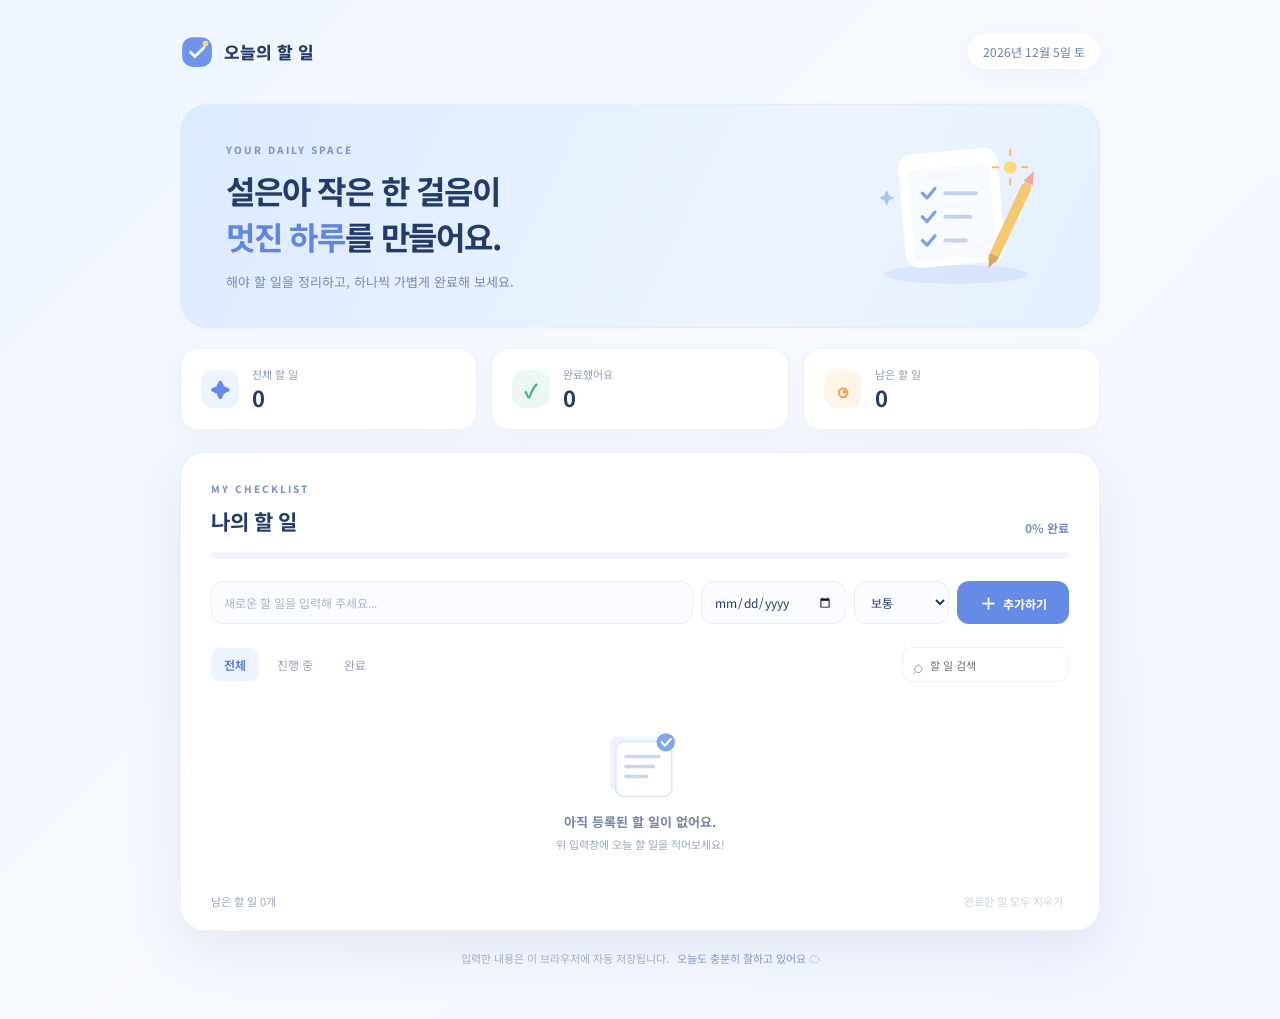
<file: index.html>
<!doctype html>
<html lang="ko">
<head>
  <meta charset="utf-8">
  <meta name="viewport" content="width=device-width, initial-scale=1">
  <meta name="theme-color" content="#eef5ff">
  <title>오늘의 할 일</title>
  <link rel="stylesheet" href="style.css">
</head>
<body>
  <main class="app-shell">
    <header class="topbar">
      <a class="brand" href="#" aria-label="오늘의 할 일 홈">
        <img src="images/task-mark.svg" alt="" class="brand-mark">
        <span>오늘의 할 일</span>
      </a>
      <span class="today-chip" id="todayLabel"></span>
    </header>

    <section class="welcome">
      <div>
        <p class="eyebrow">YOUR DAILY SPACE</p>
        <h1>설은아 작은 한 걸음이<br><span>멋진 하루</span>를 만들어요.</h1>
        <p class="welcome-copy">해야 할 일을 정리하고, 하나씩 가볍게 완료해 보세요.</p>
      </div>
      <img src="images/planner-illustration.svg" alt="체크리스트와 연필 일러스트" class="hero-art">
    </section>

    <section class="stats" aria-label="할 일 요약">
      <article class="stat-card"><span class="stat-icon blue">✦</span><div><small>전체 할 일</small><strong id="totalCount">0</strong></div></article>
      <article class="stat-card"><span class="stat-icon green">✓</span><div><small>완료했어요</small><strong id="doneCount">0</strong></div></article>
      <article class="stat-card"><span class="stat-icon orange">◷</span><div><small>남은 할 일</small><strong id="leftCount">0</strong></div></article>
    </section>

    <section class="workspace">
      <div class="section-heading">
        <div><p class="eyebrow">MY CHECKLIST</p><h2>나의 할 일</h2></div>
        <span class="progress-label" id="progressLabel">0% 완료</span>
      </div>
      <div class="progress-track"><div class="progress-fill" id="progressFill"></div></div>

      <form id="taskForm" class="add-form">
        <label class="sr-only" for="taskInput">새로운 할 일</label>
        <input id="taskInput" type="text" maxlength="100" placeholder="새로운 할 일을 입력해 주세요..." autocomplete="off" required>
        <input id="dateInput" type="date" aria-label="마감일">
        <select id="priorityInput" aria-label="우선순위">
          <option value="normal">보통</option><option value="high">높음</option><option value="low">낮음</option>
        </select>
        <button class="add-button" type="submit"><span>＋</span> 추가하기</button>
      </form>

      <div class="toolbar">
        <div class="filters" role="group" aria-label="할 일 필터">
          <button class="filter-btn active" data-filter="all">전체</button>
          <button class="filter-btn" data-filter="active">진행 중</button>
          <button class="filter-btn" data-filter="done">완료</button>
        </div>
        <label class="search-box"><span>⌕</span><input id="searchInput" type="search" placeholder="할 일 검색"></label>
      </div>

      <ul id="taskList" class="task-list" aria-live="polite"></ul>
      <div id="emptyState" class="empty-state">
        <img src="images/empty-list.svg" alt="" >
        <strong>아직 등록된 할 일이 없어요.</strong>
        <span>위 입력창에 오늘 할 일을 적어보세요!</span>
      </div>
      <footer class="list-footer">
        <span id="remainingText">남은 할 일 0개</span>
        <button id="clearDoneBtn" class="text-button" type="button">완료한 일 모두 지우기</button>
      </footer>
    </section>
    <p class="app-note">입력한 내용은 이 브라우저에 자동 저장됩니다. <span>오늘도 충분히 잘하고 있어요 ☁</span></p>
  </main>
  <script src="script.js"></script>
</body>
</html>
</file>
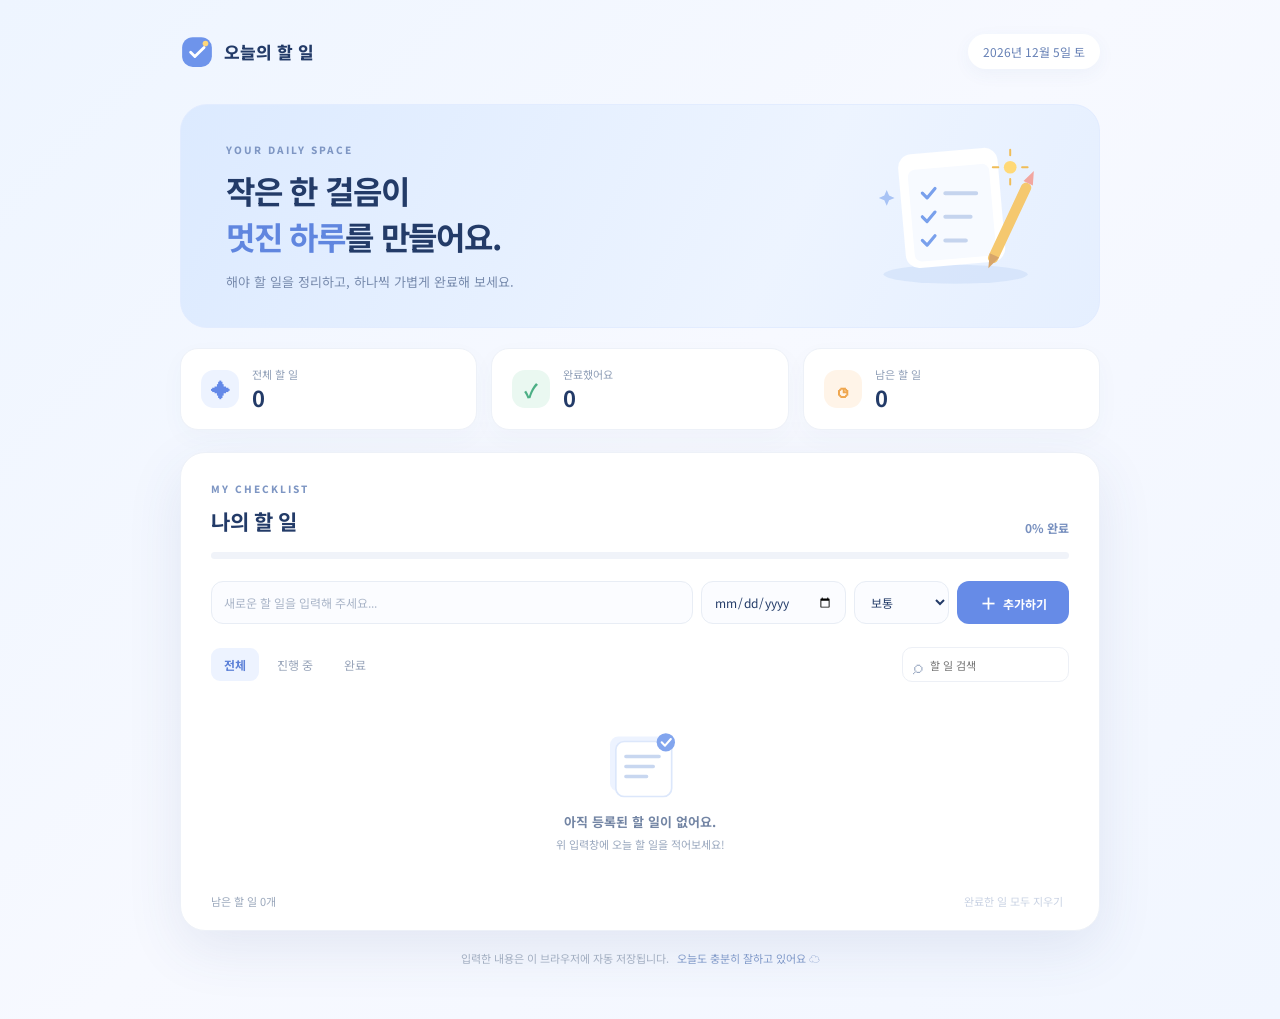
<file: todo_app/index.html>
<!doctype html>
<html lang="ko">
<head>
  <meta charset="utf-8">
  <meta name="viewport" content="width=device-width, initial-scale=1">
  <meta name="theme-color" content="#eef5ff">
  <title>오늘의 할 일</title>
  <link rel="stylesheet" href="style.css">
</head>
<body>
  <main class="app-shell">
    <header class="topbar">
      <a class="brand" href="#" aria-label="오늘의 할 일 홈">
        <img src="images/task-mark.svg" alt="" class="brand-mark">
        <span>오늘의 할 일</span>
      </a>
      <span class="today-chip" id="todayLabel"></span>
    </header>

    <section class="welcome">
      <div>
        <p class="eyebrow">YOUR DAILY SPACE</p>
        <h1>작은 한 걸음이<br><span>멋진 하루</span>를 만들어요.</h1>
        <p class="welcome-copy">해야 할 일을 정리하고, 하나씩 가볍게 완료해 보세요.</p>
      </div>
      <img src="images/planner-illustration.svg" alt="체크리스트와 연필 일러스트" class="hero-art">
    </section>

    <section class="stats" aria-label="할 일 요약">
      <article class="stat-card"><span class="stat-icon blue">✦</span><div><small>전체 할 일</small><strong id="totalCount">0</strong></div></article>
      <article class="stat-card"><span class="stat-icon green">✓</span><div><small>완료했어요</small><strong id="doneCount">0</strong></div></article>
      <article class="stat-card"><span class="stat-icon orange">◷</span><div><small>남은 할 일</small><strong id="leftCount">0</strong></div></article>
    </section>

    <section class="workspace">
      <div class="section-heading">
        <div><p class="eyebrow">MY CHECKLIST</p><h2>나의 할 일</h2></div>
        <span class="progress-label" id="progressLabel">0% 완료</span>
      </div>
      <div class="progress-track"><div class="progress-fill" id="progressFill"></div></div>

      <form id="taskForm" class="add-form">
        <label class="sr-only" for="taskInput">새로운 할 일</label>
        <input id="taskInput" type="text" maxlength="100" placeholder="새로운 할 일을 입력해 주세요..." autocomplete="off" required>
        <input id="dateInput" type="date" aria-label="마감일">
        <select id="priorityInput" aria-label="우선순위">
          <option value="normal">보통</option><option value="high">높음</option><option value="low">낮음</option>
        </select>
        <button class="add-button" type="submit"><span>＋</span> 추가하기</button>
      </form>

      <div class="toolbar">
        <div class="filters" role="group" aria-label="할 일 필터">
          <button class="filter-btn active" data-filter="all">전체</button>
          <button class="filter-btn" data-filter="active">진행 중</button>
          <button class="filter-btn" data-filter="done">완료</button>
        </div>
        <label class="search-box"><span>⌕</span><input id="searchInput" type="search" placeholder="할 일 검색"></label>
      </div>

      <ul id="taskList" class="task-list" aria-live="polite"></ul>
      <div id="emptyState" class="empty-state">
        <img src="images/empty-list.svg" alt="" >
        <strong>아직 등록된 할 일이 없어요.</strong>
        <span>위 입력창에 오늘 할 일을 적어보세요!</span>
      </div>
      <footer class="list-footer">
        <span id="remainingText">남은 할 일 0개</span>
        <button id="clearDoneBtn" class="text-button" type="button">완료한 일 모두 지우기</button>
      </footer>
    </section>
    <p class="app-note">입력한 내용은 이 브라우저에 자동 저장됩니다. <span>오늘도 충분히 잘하고 있어요 ☁</span></p>
  </main>
  <script src="script.js"></script>
</body>
</html>
</file>
<file: style.css>
@import url('https://fonts.googleapis.com/css2?family=Noto+Sans+KR:wght@400;500;600;700;800&display=swap');
:root{--ink:#233b68;--muted:#8190aa;--blue:#6389e8;--pale:#eef5ff;--line:#e8edf6;--white:#fff;--shadow:0 18px 55px rgba(54,83,137,.10)}
*{box-sizing:border-box}body{margin:0;min-height:100vh;background:linear-gradient(135deg,#eef5ff 0%,#f7f9ff 48%,#f1f6ff 100%);font-family:'Noto Sans KR',sans-serif;color:var(--ink);padding:34px 18px}
button,input,select{font:inherit}.app-shell{width:min(920px,100%);margin:0 auto}.topbar{display:flex;justify-content:space-between;align-items:center;margin-bottom:35px}.brand{display:flex;align-items:center;gap:10px;text-decoration:none;color:var(--ink);font-weight:800;font-size:17px}.brand-mark{width:34px;height:34px}.today-chip{font-size:12px;color:#6680b5;background:#fff;padding:9px 15px;border-radius:30px;box-shadow:0 5px 18px #4266a00d}
.welcome{display:flex;align-items:center;justify-content:space-between;background:linear-gradient(115deg,#dceaff,#edf4ff 65%,#e5efff);border:1px solid #e2ecff;border-radius:27px;padding:36px 45px;margin-bottom:20px;overflow:hidden}.eyebrow{font-size:10px;letter-spacing:2px;color:#7e96c3;font-weight:800;margin:0 0 10px}.welcome h1{font-size:32px;line-height:1.45;letter-spacing:-1.2px;margin:0;color:#233b68}.welcome h1 span{color:#6086df}.welcome-copy{font-size:13px;color:#788bad;margin:12px 0 0}.hero-art{width:190px;max-height:160px;object-fit:contain;margin-right:5px}
.stats{display:grid;grid-template-columns:repeat(3,1fr);gap:14px;margin-bottom:22px}.stat-card{background:#fff;border:1px solid #edf1f8;border-radius:18px;padding:17px 20px;display:flex;align-items:center;gap:13px;box-shadow:0 8px 25px #36558b08}.stat-icon{width:38px;height:38px;border-radius:13px;display:grid;place-items:center;font-size:19px;font-weight:800}.stat-icon.blue{background:#edf3ff;color:#6489e8}.stat-icon.green{background:#eaf8f1;color:#4caf85}.stat-icon.orange{background:#fff4e8;color:#efa64e}.stat-card small{display:block;color:#91a0b8;font-size:11px;margin-bottom:2px}.stat-card strong{font-size:22px;line-height:1.2}
.workspace{background:#fff;border:1px solid #edf1f8;border-radius:25px;padding:28px 30px 20px;box-shadow:var(--shadow)}.section-heading{display:flex;justify-content:space-between;align-items:end}.section-heading h2{font-size:21px;margin:0;letter-spacing:-.5px}.progress-label{font-size:12px;color:#7890bf;font-weight:700}.progress-track{height:7px;background:#f0f3f9;border-radius:20px;margin:16px 0 22px;overflow:hidden}.progress-fill{height:100%;width:0;background:linear-gradient(90deg,#7da3f5,#91b8f1);border-radius:20px;transition:width .25s}
.add-form{display:grid;grid-template-columns:minmax(120px,1fr) 145px 95px 112px;gap:8px}.add-form input,.add-form select{height:43px;border:1px solid #e8edf5;border-radius:12px;background:#fbfcff;color:var(--ink);padding:0 12px;outline:none;font-size:12px;min-width:0}.add-form input:focus,.add-form select:focus,.search-box:focus-within{border-color:#9db7f0;box-shadow:0 0 0 3px #eaf0ff}.add-form input::placeholder{color:#aab5c8}.add-button{border:0;border-radius:12px;background:#668be7;color:white;font-size:12px;font-weight:700;cursor:pointer;transition:.2s}.add-button:hover{background:#5278d6;transform:translateY(-1px)}.add-button span{font-size:17px;vertical-align:-1px;margin-right:3px}
.toolbar{display:flex;justify-content:space-between;align-items:center;margin:23px 0 12px;gap:12px}.filters{display:flex;gap:5px}.filter-btn{border:0;background:transparent;color:#99a5ba;padding:8px 13px;border-radius:9px;font-size:12px;cursor:pointer}.filter-btn.active{background:#edf3ff;color:#5e82d8;font-weight:700}.search-box{height:35px;border:1px solid #edf0f6;border-radius:10px;display:flex;align-items:center;padding:0 10px;gap:5px;color:#9aa9c2}.search-box span{font-size:19px}.search-box input{border:0;outline:0;width:130px;font-size:11px;color:var(--ink)}.task-list{list-style:none;padding:0;margin:0}.task-item{display:flex;align-items:center;gap:12px;padding:14px 4px;border-bottom:1px solid #f0f2f7;animation:appear .2s ease}.task-check{appearance:none;width:19px;height:19px;border:1.6px solid #cbd5e6;border-radius:7px;cursor:pointer;flex:none;position:relative}.task-check:checked{background:#79a0ed;border-color:#79a0ed}.task-check:checked:after{content:'✓';position:absolute;color:white;font-size:13px;left:3px;top:-1px}.task-main{flex:1;min-width:0}.task-title{font-size:13px;font-weight:600;overflow-wrap:anywhere}.task-item.completed .task-title{color:#aab4c5;text-decoration:line-through}.task-meta{display:flex;align-items:center;gap:7px;margin-top:5px;font-size:10px;color:#9aa7bb}.priority{padding:3px 7px;border-radius:6px}.priority.high{color:#dc8585;background:#fff0f0}.priority.normal{color:#7f98c4;background:#eff4ff}.priority.low{color:#70a88d;background:#edf8f2}.task-actions{display:flex;gap:4px}.icon-btn{border:0;background:transparent;color:#a4b0c3;cursor:pointer;border-radius:7px;width:29px;height:29px;font-size:15px}.icon-btn:hover{background:#f1f5fc;color:#5479cf}.empty-state{display:none;text-align:center;padding:32px 10px 25px;color:#9aa8be}.empty-state img{width:100px;height:76px;display:block;margin:0 auto 10px}.empty-state strong{display:block;font-size:13px;color:#7385a4}.empty-state span{display:block;font-size:11px;margin-top:5px}.list-footer{display:flex;justify-content:space-between;align-items:center;padding-top:15px;color:#9ba8bc;font-size:11px}.text-button{border:0;background:none;color:#8ca0c5;font-size:11px;cursor:pointer}.text-button:hover{color:#5479cf}.app-note{text-align:center;color:#a2aec1;font-size:11px;margin:19px 0}.app-note span{color:#819ac9;margin-left:5px}.sr-only{position:absolute;width:1px;height:1px;padding:0;margin:-1px;overflow:hidden;clip:rect(0,0,0,0);white-space:nowrap;border:0}
@keyframes appear{from{opacity:0;transform:translateY(4px)}to{opacity:1;transform:translateY(0)}}
@media(max-width:650px){body{padding:20px 12px}.topbar{margin-bottom:22px}.welcome{padding:25px 22px;border-radius:22px}.welcome h1{font-size:25px}.hero-art{width:115px}.stats{gap:8px}.stat-card{padding:13px 10px;gap:8px}.stat-icon{width:31px;height:31px;font-size:15px}.stat-card small{font-size:9px}.stat-card strong{font-size:19px}.workspace{padding:22px 17px 17px}.add-form{grid-template-columns:1fr 1fr}.add-form input:first-of-type{grid-column:1/-1}.add-button{height:42px}.toolbar{align-items:flex-start;flex-direction:column}.search-box{width:100%}.search-box input{width:100%}.today-chip{font-size:10px}.list-footer{font-size:10px}}
@media(max-width:390px){.hero-art{width:85px}.welcome h1{font-size:22px}.stat-card{padding:11px 7px}.stat-icon{display:none}}
</file>
<file: todo_app/style.css>
@import url('https://fonts.googleapis.com/css2?family=Noto+Sans+KR:wght@400;500;600;700;800&display=swap');
:root{--ink:#233b68;--muted:#8190aa;--blue:#6389e8;--pale:#eef5ff;--line:#e8edf6;--white:#fff;--shadow:0 18px 55px rgba(54,83,137,.10)}
*{box-sizing:border-box}body{margin:0;min-height:100vh;background:linear-gradient(135deg,#eef5ff 0%,#f7f9ff 48%,#f1f6ff 100%);font-family:'Noto Sans KR',sans-serif;color:var(--ink);padding:34px 18px}
button,input,select{font:inherit}.app-shell{width:min(920px,100%);margin:0 auto}.topbar{display:flex;justify-content:space-between;align-items:center;margin-bottom:35px}.brand{display:flex;align-items:center;gap:10px;text-decoration:none;color:var(--ink);font-weight:800;font-size:17px}.brand-mark{width:34px;height:34px}.today-chip{font-size:12px;color:#6680b5;background:#fff;padding:9px 15px;border-radius:30px;box-shadow:0 5px 18px #4266a00d}
.welcome{display:flex;align-items:center;justify-content:space-between;background:linear-gradient(115deg,#dceaff,#edf4ff 65%,#e5efff);border:1px solid #e2ecff;border-radius:27px;padding:36px 45px;margin-bottom:20px;overflow:hidden}.eyebrow{font-size:10px;letter-spacing:2px;color:#7e96c3;font-weight:800;margin:0 0 10px}.welcome h1{font-size:32px;line-height:1.45;letter-spacing:-1.2px;margin:0;color:#233b68}.welcome h1 span{color:#6086df}.welcome-copy{font-size:13px;color:#788bad;margin:12px 0 0}.hero-art{width:190px;max-height:160px;object-fit:contain;margin-right:5px}
.stats{display:grid;grid-template-columns:repeat(3,1fr);gap:14px;margin-bottom:22px}.stat-card{background:#fff;border:1px solid #edf1f8;border-radius:18px;padding:17px 20px;display:flex;align-items:center;gap:13px;box-shadow:0 8px 25px #36558b08}.stat-icon{width:38px;height:38px;border-radius:13px;display:grid;place-items:center;font-size:19px;font-weight:800}.stat-icon.blue{background:#edf3ff;color:#6489e8}.stat-icon.green{background:#eaf8f1;color:#4caf85}.stat-icon.orange{background:#fff4e8;color:#efa64e}.stat-card small{display:block;color:#91a0b8;font-size:11px;margin-bottom:2px}.stat-card strong{font-size:22px;line-height:1.2}
.workspace{background:#fff;border:1px solid #edf1f8;border-radius:25px;padding:28px 30px 20px;box-shadow:var(--shadow)}.section-heading{display:flex;justify-content:space-between;align-items:end}.section-heading h2{font-size:21px;margin:0;letter-spacing:-.5px}.progress-label{font-size:12px;color:#7890bf;font-weight:700}.progress-track{height:7px;background:#f0f3f9;border-radius:20px;margin:16px 0 22px;overflow:hidden}.progress-fill{height:100%;width:0;background:linear-gradient(90deg,#7da3f5,#91b8f1);border-radius:20px;transition:width .25s}
.add-form{display:grid;grid-template-columns:minmax(120px,1fr) 145px 95px 112px;gap:8px}.add-form input,.add-form select{height:43px;border:1px solid #e8edf5;border-radius:12px;background:#fbfcff;color:var(--ink);padding:0 12px;outline:none;font-size:12px;min-width:0}.add-form input:focus,.add-form select:focus,.search-box:focus-within{border-color:#9db7f0;box-shadow:0 0 0 3px #eaf0ff}.add-form input::placeholder{color:#aab5c8}.add-button{border:0;border-radius:12px;background:#668be7;color:white;font-size:12px;font-weight:700;cursor:pointer;transition:.2s}.add-button:hover{background:#5278d6;transform:translateY(-1px)}.add-button span{font-size:17px;vertical-align:-1px;margin-right:3px}
.toolbar{display:flex;justify-content:space-between;align-items:center;margin:23px 0 12px;gap:12px}.filters{display:flex;gap:5px}.filter-btn{border:0;background:transparent;color:#99a5ba;padding:8px 13px;border-radius:9px;font-size:12px;cursor:pointer}.filter-btn.active{background:#edf3ff;color:#5e82d8;font-weight:700}.search-box{height:35px;border:1px solid #edf0f6;border-radius:10px;display:flex;align-items:center;padding:0 10px;gap:5px;color:#9aa9c2}.search-box span{font-size:19px}.search-box input{border:0;outline:0;width:130px;font-size:11px;color:var(--ink)}.task-list{list-style:none;padding:0;margin:0}.task-item{display:flex;align-items:center;gap:12px;padding:14px 4px;border-bottom:1px solid #f0f2f7;animation:appear .2s ease}.task-check{appearance:none;width:19px;height:19px;border:1.6px solid #cbd5e6;border-radius:7px;cursor:pointer;flex:none;position:relative}.task-check:checked{background:#79a0ed;border-color:#79a0ed}.task-check:checked:after{content:'✓';position:absolute;color:white;font-size:13px;left:3px;top:-1px}.task-main{flex:1;min-width:0}.task-title{font-size:13px;font-weight:600;overflow-wrap:anywhere}.task-item.completed .task-title{color:#aab4c5;text-decoration:line-through}.task-meta{display:flex;align-items:center;gap:7px;margin-top:5px;font-size:10px;color:#9aa7bb}.priority{padding:3px 7px;border-radius:6px}.priority.high{color:#dc8585;background:#fff0f0}.priority.normal{color:#7f98c4;background:#eff4ff}.priority.low{color:#70a88d;background:#edf8f2}.task-actions{display:flex;gap:4px}.icon-btn{border:0;background:transparent;color:#a4b0c3;cursor:pointer;border-radius:7px;width:29px;height:29px;font-size:15px}.icon-btn:hover{background:#f1f5fc;color:#5479cf}.empty-state{display:none;text-align:center;padding:32px 10px 25px;color:#9aa8be}.empty-state img{width:100px;height:76px;display:block;margin:0 auto 10px}.empty-state strong{display:block;font-size:13px;color:#7385a4}.empty-state span{display:block;font-size:11px;margin-top:5px}.list-footer{display:flex;justify-content:space-between;align-items:center;padding-top:15px;color:#9ba8bc;font-size:11px}.text-button{border:0;background:none;color:#8ca0c5;font-size:11px;cursor:pointer}.text-button:hover{color:#5479cf}.app-note{text-align:center;color:#a2aec1;font-size:11px;margin:19px 0}.app-note span{color:#819ac9;margin-left:5px}.sr-only{position:absolute;width:1px;height:1px;padding:0;margin:-1px;overflow:hidden;clip:rect(0,0,0,0);white-space:nowrap;border:0}
@keyframes appear{from{opacity:0;transform:translateY(4px)}to{opacity:1;transform:translateY(0)}}
@media(max-width:650px){body{padding:20px 12px}.topbar{margin-bottom:22px}.welcome{padding:25px 22px;border-radius:22px}.welcome h1{font-size:25px}.hero-art{width:115px}.stats{gap:8px}.stat-card{padding:13px 10px;gap:8px}.stat-icon{width:31px;height:31px;font-size:15px}.stat-card small{font-size:9px}.stat-card strong{font-size:19px}.workspace{padding:22px 17px 17px}.add-form{grid-template-columns:1fr 1fr}.add-form input:first-of-type{grid-column:1/-1}.add-button{height:42px}.toolbar{align-items:flex-start;flex-direction:column}.search-box{width:100%}.search-box input{width:100%}.today-chip{font-size:10px}.list-footer{font-size:10px}}
@media(max-width:390px){.hero-art{width:85px}.welcome h1{font-size:22px}.stat-card{padding:11px 7px}.stat-icon{display:none}}
</file>
